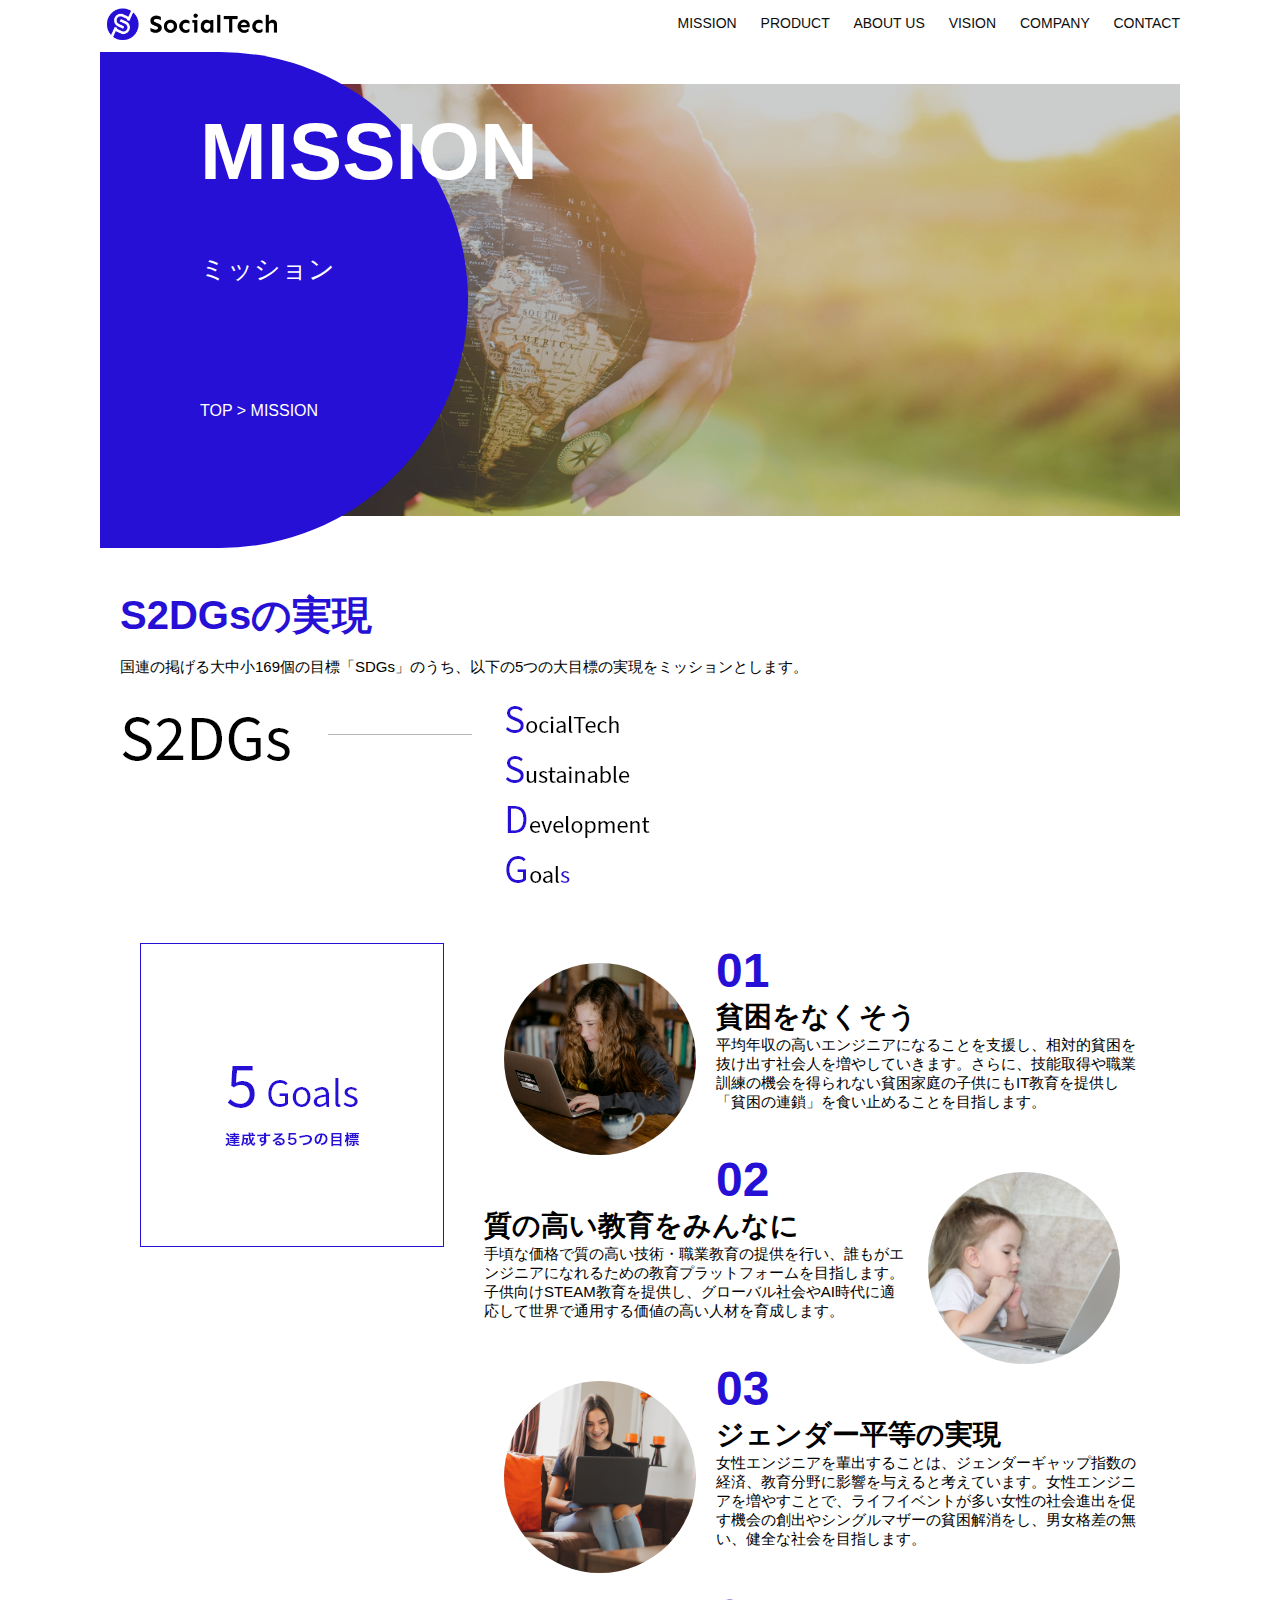
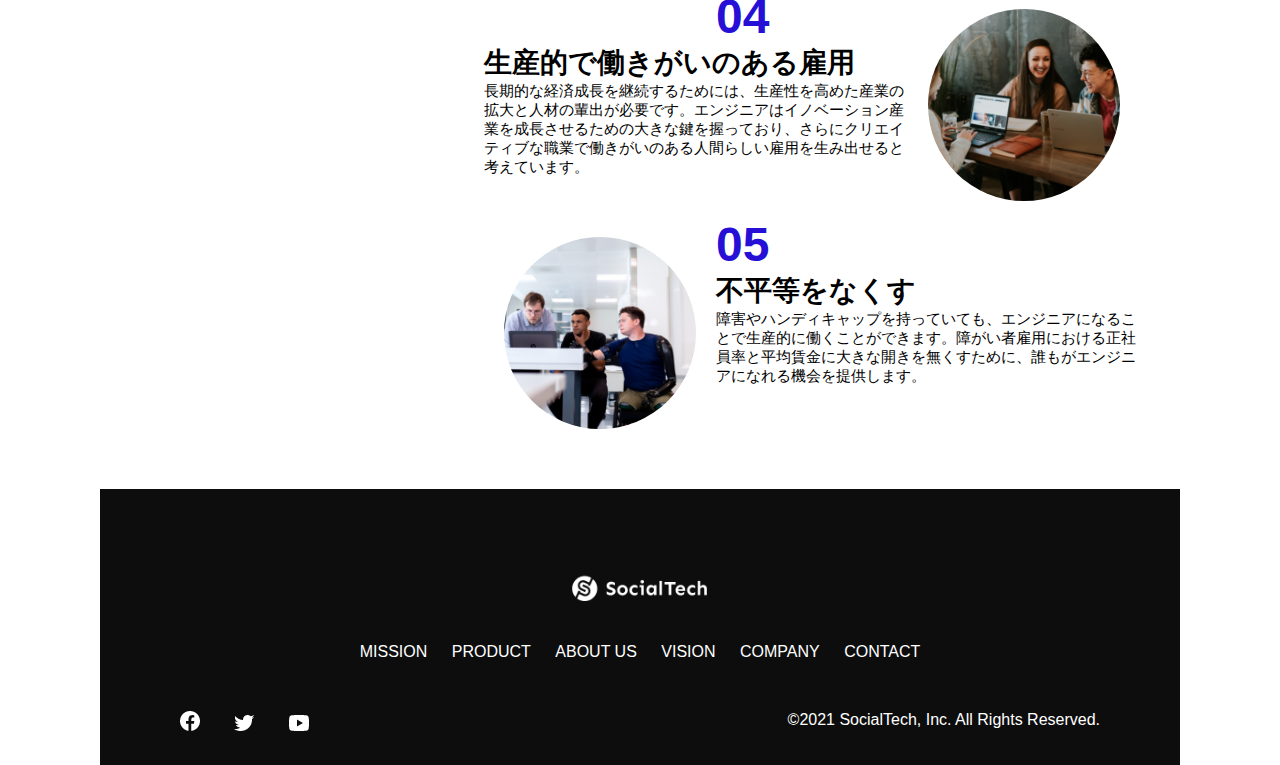
<file: SOCIALTECH-jQuery/mission.html>
<!DOCTYPE html>
<html>

<head>
    <title>SocialTech - MISSON ミッション -</title>
    <meta charset="utf-8">
    <meta name="description" content="SocialTechが目指す5つの目標（S2DGs）を紹介します">
    <meta name="viewport" content="width=device-width, initial-scale=1.0">
    <link rel="stylesheet" href="style.css">
</head>

<body>
    <!-- ヘッダー -->
    <header>
        <!-- ロゴ -->
        <a href="index.html" id="logo"><img src="images/logo.png" alt="トップページに戻る"></a>

        <!-- PC用ナビゲーション -->
        <nav id="nav-pc">
            <a href="mission.html">MISSION</a>
            <a href="product.html">PRODUCT</a>
            <a href="index.html#aboutus">ABOUT US</a>
            <a href="index.html#vision">VISION</a>
            <a href="index.html#company">COMPANY</a>
            <a href="index.html#contact">CONTACT</a>
        </nav>

        <!-- スマホ用メニューボタン -->
        <img id="menu-sp" src="images/button-menu.png" alt="ナビゲーションを開く"
            onclick="document.getElementById('nav-sp').style.display = 'block'">

        <!-- スマホ用ナビゲーション -->
        <nav id="nav-sp">
            <img id="close" src="images/button-close.png" alt="ナビゲーションを閉じる"
                onclick="document.getElementById('nav-sp').style.display = 'none'">
            <a id="logo-sp" href="index.html" onclick="document.getElementById('nav-sp').style.display = 'none'"><img
                    src="images/logo-sp.png" alt="トップページに戻る"></a>
            <a class="menu" href="mission.html"
                onclick="document.getElementById('nav-sp').style.display = 'none'">MISSION</a>
            <a class="menu" href="product.html"
                onclick="document.getElementById('nav-sp').style.display = 'none'">PRODUCT</a>
            <a class="menu" href="index.html#aboutus"
                onclick="document.getElementById('nav-sp').style.display = 'none'">ABOUT US</a>
            <a class="menu" href="index.html#vision"
                onclick="document.getElementById('nav-sp').style.display = 'none'">VISION</a>
            <a class="menu" href="index.html#company"
                onclick="document.getElementById('nav-sp').style.display = 'none'">COMPANY</a>
            <a class="menu" href="index.html#contact"
                onclick="document.getElementById('nav-sp').style.display = 'none'">CONTACT</a>
            <div id="sns">
                <a href="https://www.facebook.com/sejuku2013"><img src="images/button-facebook.png"
                        alt="Facebookのリンク"></a>
                <a href="https://twitter.com/samuraijuku"><img src="images/button-twitter.png" alt="Twitterのリンク"></a>
                <a href="https://www.youtube.com/channel/UCCFOQO5aDK0xXam4cUQXT8g"><img src="images/button-youtube.png"
                        alt="YouTubeのリンク"></a>
            </div>
        </nav>
    </header>
    <main>
        <article>
            <section id="mission-main">
                <div id="mission-title">
                    <h1>MISSION</h1>
                    <span>ミッション</span>
                    <div>TOP > MISSION</div>
                </div>
            </section>
            <section id="mission-s2dgs">
                <h2 class="mission-h2">S2DGsの実現</h2>
                <p>国連の掲げる大中小169個の目標「SDGs」のうち、以下の5つの大目標の実現をミッションとします。</p>
                <img src="images/mission/mission-s2dgs.png" alt="S2DGs">
            </section>
            <section id="mission-5goals">
                <div>
                    <img id="s2dgs-image" src="images/mission/mission-5goals.png" alt="5Goals">
                </div>
                <div>
                    <div>
                        <img class="fivegoals-image-left" src="images/mission/mission-5goals01.png" alt="PCを操作する女の子">
                        <span class="fivegoals-number">01</span>
                        <h3 class="fivegoals-h3">貧困をなくそう</h3>
                        <p class="fivegoals-p">
                            平均年収の高いエンジニアになることを支援し、相対的貧困を抜け出す社会人を増やしていきます。さらに、技能取得や職業訓練の機会を得られない貧困家庭の子供にもIT教育を提供し「貧困の連鎖」を食い止めることを目指します。
                        </p>
                    </div>
                    <div>
                        <img class="fivegoals-image-right" src="images/mission/mission-5goals02.png"
                            alt="PCを見つめる小さい女の子">
                        <span class="fivegoals-number">02</span>
                        <h3 class="fivegoals-h3">質の高い教育をみんなに</h3>
                        <p class="fivegoals-p">
                            手頃な価格で質の高い技術・職業教育の提供を行い、誰もがエンジニアになれるための教育プラットフォームを目指します。子供向けSTEAM教育を提供し、グローバル社会やAI時代に適応して世界で通用する価値の高い人材を育成します。
                        </p>
                    </div>
                    <div>
                        <img class="fivegoals-image-left" src="images/mission/mission-5goals03.png" alt="PCを操作する女性">

                        <span class="fivegoals-number">03</span>
                        <h3 class="fivegoals-h3">ジェンダー平等の実現</h3>
                        <p class="fivegoals-p">
                            女性エンジニアを輩出することは、ジェンダーギャップ指数の経済、教育分野に影響を与えると考えています。女性エンジニアを増やすことで、ライフイベントが多い女性の社会進出を促す機会の創出やシングルマザーの貧困解消をし、男女格差の無い、健全な社会を目指します。
                        </p>
                    </div>
                    <div>
                        <img class="fivegoals-image-right" src="images/mission/mission-5goals04.png" alt="笑顔で話し合う3人の男女">
                        <span class="fivegoals-number">04</span>
                        <h3 class="fivegoals-h3">生産的で働きがいのある雇用</h3>
                        <p class="fivegoals-p">
                            長期的な経済成長を継続するためには、生産性を高めた産業の拡大と人材の輩出が必要です。エンジニアはイノベーション産業を成長させるための大きな鍵を握っており、さらにクリエイティブな職業で働きがいのある人間らしい雇用を生み出せると考えています。
                        </p>
                    </div>
                    <div>
                        <img class="fivegoals-image-left" src="images/mission/mission-5goals05.png"
                            alt="障害を持つ男性が生き生きと働く様子">
                        <span class="fivegoals-number">05</span>
                        <h3 class="fivegoals-h3">不平等をなくす</h3>
                        <p class="fivegoals-p">
                            障害やハンディキャップを持っていても、エンジニアになることで生産的に働くことができます。障がい者雇用における正社員率と平均賃金に大きな開きを無くすために、誰もがエンジニアになれる機会を提供します。
                        </p>
                    </div>
                </div>
            </section>
        </article>
        <footer>
            <div id="footer-logo">
                <img src="images/logo-sp.png" alt="SocialTech">
            </div>
            <div id="footer-link">
                <a href="mission.html">MISSION</a>
                <a href="product.html">PRODUCT</a>
                <a href="index.html#aboutus">ABOUT US</a>
                <a href="index.html#vision">VISION</a>
                <a href="index.html#company">COMPANY</a>
                <a href="index.html#contact">CONTACT</a>
            </div>
            <div id="sns-footer">
                <a href="https://www.facebook.com/sejuku2013"><img src="images/button-facebook.png"
                        alt="Facebookのリンク"></a>
                <a href="https://twitter.com/samuraijuku"><img src="images/button-twitter.png" alt="Twitterのリンク"></a>
                <a href="https://www.youtube.com/channel/UCCFOQO5aDK0xXam4cUQXT8g"><img src="images/button-youtube.png"
                        alt="YouTubeのリンク"></a>
                <span id="copyright">&copy;2021 SocialTech, Inc. All Rights Reserved. </span>
            </div>
        </footer>
    </main>
</body>

</html>
</file>
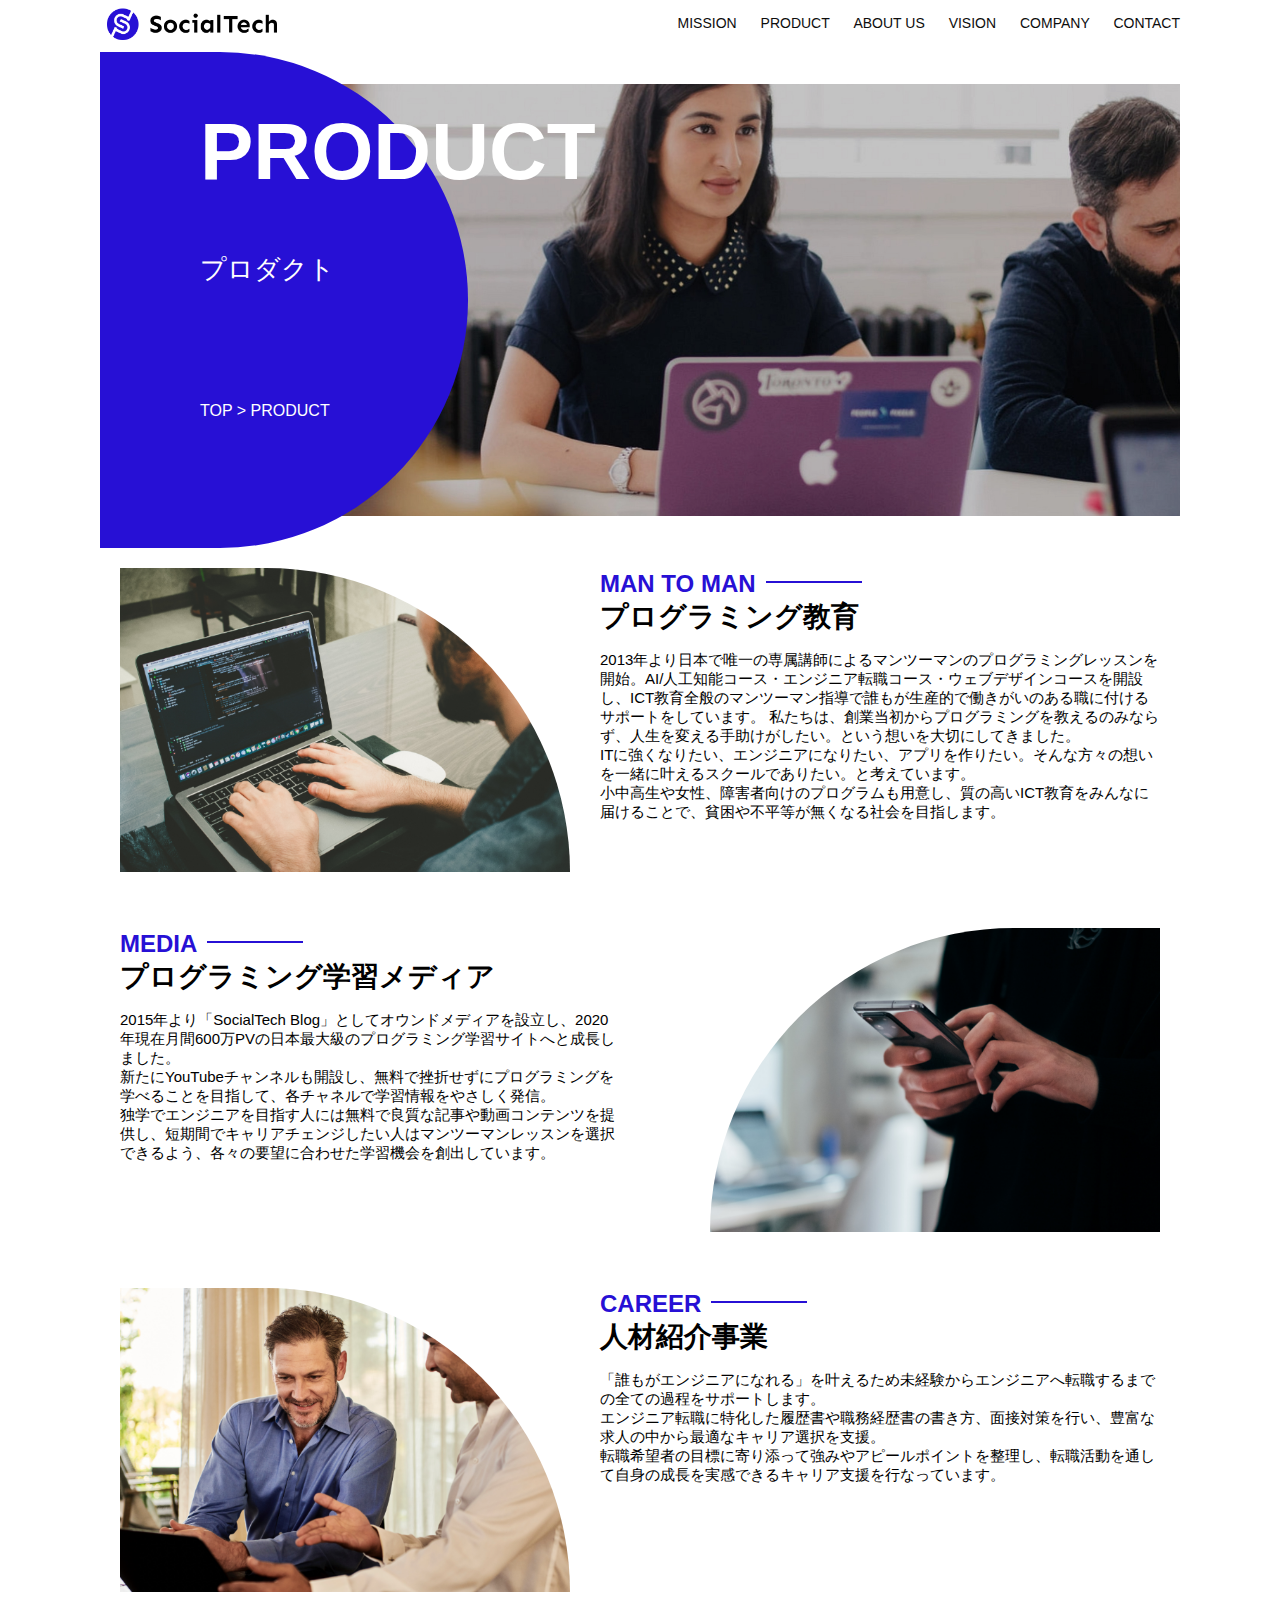
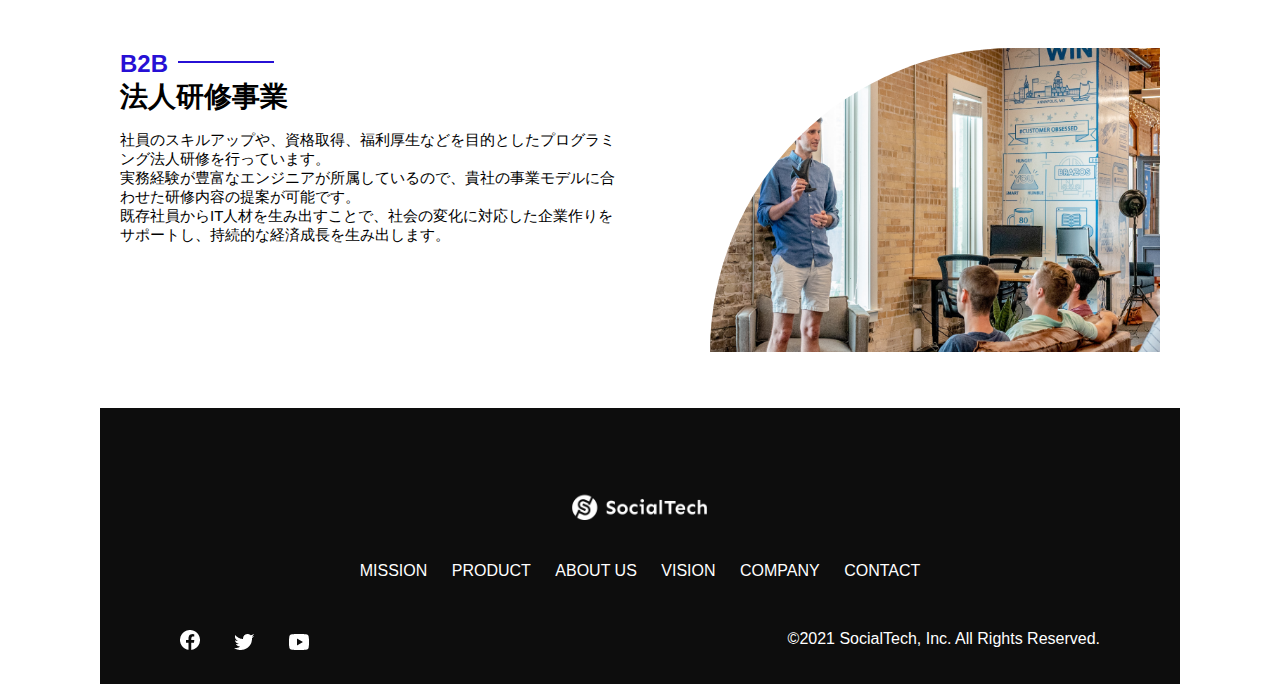
<file: SOCIALTECH-jQuery/product.html>
<!DOCTYPE html>
<html>

<head>
    <title>SocialTech -PRODUCT プロダクト- </title>
    <meta charset="utf-8">
    <meta name="description" content="SocialTechの4つのプロダクトを紹介します">
    <meta name="viewport" content="width=device-width, initial-scale=1.0">
    <link rel="stylesheet" href="style.css">
</head>

<body>
    <!-- ヘッダー -->
    <header>
        <!-- ロゴ -->
        <a href="index.html" id="logo"><img src="images/logo.png" alt="トップページに戻る"></a>

        <!-- PC用ナビゲーション -->
        <nav id="nav-pc">
            <a href="mission.html">MISSION</a>
            <a href="product.html">PRODUCT</a>
            <a href="index.html#aboutus">ABOUT US</a>
            <a href="index.html#vision">VISION</a>
            <a href="index.html#company">COMPANY</a>
            <a href="index.html#contact">CONTACT</a>
        </nav>

        <!-- スマホ用メニューボタン -->
        <img id="menu-sp" src="images/button-menu.png" alt="ナビゲーションを開く"
            onclick="document.getElementById('nav-sp').style.display = 'block'">

        <!-- スマホ用ナビゲーション -->
        <nav id="nav-sp">
            <img id="close" src="images/button-close.png" alt="ナビゲーションを閉じる"
                onclick="document.getElementById('nav-sp').style.display = 'none'">
            <a id="logo-sp" href="index.html" onclick="document.getElementById('nav-sp').style.display = 'none'"><img
                    src="images/logo-sp.png" alt="トップページに戻る"></a>
            <a class="menu" href="mission.html"
                onclick="document.getElementById('nav-sp').style.display = 'none'">MISSION</a>
            <a class="menu" href="product.html"
                onclick="document.getElementById('nav-sp').style.display = 'none'">PRODUCT</a>
            <a class="menu" href="index.html#aboutus"
                onclick="document.getElementById('nav-sp').style.display = 'none'">ABOUT US</a>
            <a class="menu" href="index.html#vision"
                onclick="document.getElementById('nav-sp').style.display = 'none'">VISION</a>
            <a class="menu" href="index.html#company"
                onclick="document.getElementById('nav-sp').style.display = 'none'">COMPANY</a>
            <a class="menu" href="index.html#contact"
                onclick="document.getElementById('nav-sp').style.display = 'none'">CONTACT</a>
            <div id="sns">
                <a href="https://www.facebook.com/sejuku2013"><img src="images/button-facebook.png"
                        alt="Facebookのリンク"></a>
                <a href="https://twitter.com/samuraijuku"><img src="images/button-twitter.png" alt="Twitterのリンク"></a>
                <a href="https://www.youtube.com/channel/UCCFOQO5aDK0xXam4cUQXT8g"><img src="images/button-youtube.png"
                        alt="YouTubeのリンク"></a>
            </div>
        </nav>
    </header>
    <main>
        <article>
            <section id="product-main">
                <div id="product-title">
                    <h1>PRODUCT</h1>
                    <span>プロダクト</span>
                    <div>TOP > PRODUCT</div>
                </div>
            </section>
            <section class="product-section1">
                <img src="images/product/product-mantoman.png" alt="PCでコードを書く男性">
                <div>
                    <h2 class="product-h2">MAN TO MAN</h2>
                    <h3 class="product-h3">プログラミング教育</h3>
                    <p>2013年より日本で唯一の専属講師によるマンツーマンのプログラミングレッスンを開始。AI/人工知能コース・エンジニア転職コース・ウェブデザインコースを開設し、ICT教育全般のマンツーマン指導で誰もが生産的で働きがいのある職に付けるサポートをしています。
                        私たちは、創業当初からプログラミングを教えるのみならず、人生を変える手助けがしたい。という想いを大切にしてきました。<br>ITに強くなりたい、エンジニアになりたい、アプリを作りたい。そんな方々の想いを一緒に叶えるスクールでありたい。と考えています。<br>小中高生や女性、障害者向けのプログラムも用意し、質の高いICT教育をみんなに届けることで、貧困や不平等が無くなる社会を目指します。
                    </p>
                </div>
            </section>
            <section class="product-section2">
                <div>
                    <h2 class="product-h2">MEDIA</h2>
                    <h3 class="product-h3">プログラミング学習メディア</h3>
                    <p>2015年より「SocialTech
                        Blog」としてオウンドメディアを設立し、2020年現在月間600万PVの日本最大級のプログラミング学習サイトへと成長しました。<br>新たにYouTubeチャンネルも開設し、無料で挫折せずにプログラミングを学べることを目指して、各チャネルで学習情報をやさしく発信。<br>独学でエンジニアを目指す人には無料で良質な記事や動画コンテンツを提供し、短期間でキャリアチェンジしたい人はマンツーマンレッスンを選択できるよう、各々の要望に合わせた学習機会を創出しています。
                    </p>
                </div>
                <img src="images/product/product-media.png" alt="スマートフォンを操作する人">
            </section>
            <section class="product-section1">
                <img src="images/product/product-career.png" alt="笑顔で話し合う2人の男性">
                <div>
                    <h2 class="product-h2">CAREER</h2>
                    <h3 class="product-h3">人材紹介事業</h3>
                    <p>「誰もがエンジニアになれる」を叶えるため未経験からエンジニアへ転職するまでの全ての過程をサポートします。<br>エンジニア転職に特化した履歴書や職務経歴書の書き方、面接対策を行い、豊富な求人の中から最適なキャリア選択を支援。<br>転職希望者の目標に寄り添って強みやアピールポイントを整理し、転職活動を通して自身の成長を実感できるキャリア支援を行なっています。<br>
                    </p>
                </div>
            </section>
            <section class="product-section2">
                <div>
                    <h2 class="product-h2">B2B</h2>
                    <h3 class="product-h3">法人研修事業</h3>
                    <p>社員のスキルアップや、資格取得、福利厚生などを目的としたプログラミング法人研修を行っています。<br>実務経験が豊富なエンジニアが所属しているので、貴社の事業モデルに合わせた研修内容の提案が可能です。<br>既存社員からIT人材を生み出すことで、社会の変化に対応した企業作りをサポートし、持続的な経済成長を生み出します。
                    </p>
                </div>
                <img src="images/product/product-b2b.png" alt="講演中の男性とそれを聴く人々">
            </section>
        </article>
        <footer>
            <div id="footer-logo">
                <img src="images/logo-sp.png" alt="SocialTech">
            </div>
            <div id="footer-link">
                <a href="mission.html">MISSION</a>
                <a href="product.html">PRODUCT</a>
                <a href="index.html#aboutus">ABOUT US</a>
                <a href="index.html#vision">VISION</a>
                <a href="index.html#company">COMPANY</a>
                <a href="index.html#contact">CONTACT</a>
            </div>
            <div id="sns-footer">
                <a href="https://www.facebook.com/sejuku2013"><img src="images/button-facebook.png"
                        alt="Facebookのリンク"></a>
                <a href="https://twitter.com/samuraijuku"><img src="images/button-twitter.png" alt="Twitterのリンク"></a>
                <a href="https://www.youtube.com/channel/UCCFOQO5aDK0xXam4cUQXT8g"><img src="images/button-youtube.png"
                        alt="YouTubeのリンク"></a>
                <span id="copyright">&copy;2021 SocialTech, Inc. All Rights Reserved. </span>
            </div>
        </footer>
    </main>
</body>

</html>
</file>
<file: SOCIALTECH-jQuery/style.css>
/* PC、スマホ共通スタイル */
body {
    font-family: "Source Sans Pro", "Hiragino Kaku Gothic ProN", Meiryo, Arial,
        sans-serif;
}

p {
    font-size: 15px;
}

.arrow-right {
    color: #2710d5;
}

#submit {
    margin-top: 50px;
}

/*================
 PC用のスタイル
=================*/
@media screen and (min-width: 768px) {
   /* カルーセル設定 */
   .carousel {
    width: 885px;
    margin-left: 20px;
   }

   .carouselImg {
    width: 885px;
   }

    /* 横幅設定 */
    body {
        max-width: 1080px;
        min-width: 900px; 
        margin: 0 auto 0 auto;
    }

    /* ヘッダー */
    header {
        display: flex;
        justify-content: space-between;
    }

    /* ナビゲーションのレイアウト */
    #nav-pc {
        font-size: 14px;
        padding-top: 15px;
    }

    /* ナビゲーションのリンクの装飾設定 */
    #nav-pc > a {
        text-decoration: none;
        margin-left: 20px;
    }
    #nav-pc > a:link {
        color: #0d0d0d;
    }
    #nav-pc > a:visited {
        color: #0d0d0d;
    }
    #nav-pc > a:hover {
        color: #0d0d0d;
        text-decoration: underline;
    }
    #nav-pc > a:active {
        color: #0d0d0d;
    }

    /* スマホ用ナビを非表示 */
    #nav-sp,
    #menu-sp {
        display: none;
    }

    /* メインビジュアル*/
    #main-visual {
        position: relative;
        height: 400px;
    }
    #main-message {
        position: absolute;
        top: 0;
        left: 0;
        background-color: #2710d5;
        color: #ffffff;
        border-radius: 0 0 476px 0;
        max-width: 620px;
        height: 100%;
        width: 100%;
        z-index: 11;
    }
    #main-message > h1 {
        font-size: 60px;
        font-weight: bold;
        margin: 100px 0 0 50px;
    }

    #main-message > p {
        font-size: 28px;
        margin: 0 0 0 50px;
    }
    #main-visual > img {
        max-width: 620px;
        border-radius: 476px 0 0 0;
        position: absolute;
        top: 0;
        right: 0;
        z-index: 10;
    }

    /*見出し*/
    h2 {
        margin: 40px 0 0 0;
    }

    h2::after {
        content: url("images/line.png");
        margin-left: 10px;
    }

    h3 {
        font-size: 27px;
    }

    /* ミッション */
    #mission {
        margin: 80px auto 80px auto;
        width: 100%;
    }

    #mission-flex {
        width: 100%;
        display: flex;
    }

    #mission-flex > div {
        width: 50%;
        margin: 20px;
    }

    #mission-photo {
        width: 100%;
    }

    #s2dgs {
        margin-top: 50px;
        width: 100%;
    }

    /* プロダクト */
    #product {
        background-color: #fafafa;
        margin: 80px 0 80px 0;
        padding: 10px 40px 0px 40px;
    }

    /* 外枠 */
    #product > div {
        margin-top: 40px;
        display: flex;
    }

    /* 左のカラム */
    #product-left {
        width: 50%;
        margin-right: 20px;
    }

    /* 右のカラム */
    #product-right {
        width: 50%;
        margin-left: 20px;
        margin-top: 80px;
    }

    /* 写真＋説明の枠 */
    #product-left > div {
        position: relative;
        height: 480px;
        margin-right: 20px;
    }
    #product-right > div {
        position: relative;
        height: 480px;
        margin-left: 20px;
    }

    /* 写真*/
    .product-photo {
        width: 100%;
    }

    /* 説明文の枠 */
    .product-explain {
        background-color: #ffffff;
        position: absolute;
        left: 0;
        top: 280px;
        margin: 0 40px 0 40px;
        padding: 20px;
        box-shadow: 5px 5px 10px rgba(0, 0, 0, 0.05);
    }

    /* 説明文の英語 */
    .product-explain > span {
        color: #2710d5;
        font-weight: bold;
        font-size: 16px;
        margin: 0px;
    }

    /* 説明文の見出し */
    .product-explain > h3 {
        font-size: 20px;
        margin: 5px 0 5px 0;
    }

    /* 説明文 */
    .product-explain > p {
        font-size: 14px;
        margin: 0;
    }

    /* もっと見るボタン */
    #product-more {
        margin: 0 auto -42px auto;
    }

    /* ABOUT US */
    #aboutus {
        margin: 80px auto 80px auto;
    }

    /* ３つの組織文化と写真を入れる枠 */
    #aboutus > div {
        display: flex;
    }

    /* 写真 */
    .culture-img {
        width: 100%;
        align-self: flex-start;
    }

    .culture-img2 {
        margin-top: 50px;
        width: 100%;
    }

    /* 3つの組織文化の表 */
    .culture-table {
        margin-right: 50px;
    }

    /* 番号 */
    .culture-num {
        font-size: 80px;
        color: #2710d5;
        margin: 0 20px 0 0;
    }

    /* 組織文化英語 */
    .culture-en {
        color: #2710d5;
        font-weight: bold;
        font-size: 24px;
        display: block;
    }

    /* 組織文化日本語 */
    .culture-jp {
        font-size: 28px;
        font-weight: bold;
    }

    /* 説明文 */
    .culture-description {
        margin: 0;
    }

    /* ビジョン */
    #vision {
        margin: 80px auto 80px auto;
    }

    /* セクション内の外枠*/
    #vision > div {
        width: 100%;
        display: flex;
        justify-content: space-between;
        flex-wrap: wrap;
    }

    /*7つの行動指針の枠*/
    .vision-box {
        width: 300px;
        height: 300px;
        margin-bottom: 30px;
        position: relative;
    }

    .vision-box > img {
        width: 100%;
        height: auto;
        position: absolute;
        top: 0;
        left: 0;
        z-index: 30;
    }

    .vision-box > span {
        position: absolute;
        top: 0;
        left: 0;
        z-index: 31;
        margin-right: 20px;
    }

    .vision-box > span > h4 {
        color: #2710d5;
        font-size: 19px;
        margin: 80px 0 0 0;
    }

    .vision-box > span > h4::first-letter {
        font-size: 40px;
    }

    .vision-box > span > h5 {
        font-size: 20px;
        margin: 0 0 0 0;
    }

    .vision-box > span > p {
        margin: 10px 0 0 0;
    }

    /*会社概要*/
    #company {
        margin: 80px auto 80px auto;
    }

    #company-table {
        width: 100%;
    }

    .tableheader {
        text-align: left;
        padding: 20px;
        border-bottom-color: #2710d5;
        border-bottom-width: 1px;
        border-bottom-style: solid;
        width: 100px;
    }

    .tableheader-first {
        text-align: left;
        padding: 20px;
        border-bottom-color: #2710d5;
        border-bottom-width: 1px;
        border-bottom-style: solid;
        border-top-color: #2710d5;
        border-top-width: 1px;
        border-top-style: solid;
        width: 100px;
    }

    .cell {
        padding: 30px;
        border-bottom-color: #ececec;
        border-bottom-width: 1px;
        border-bottom-style: solid;
    }
    .cell-first {
        padding: 30px;
        border-bottom-color: #ececec;
        border-bottom-width: 1px;
        border-bottom-style: solid;
        border-top-color: #ececec;
        border-top-width: 1px;
        border-top-style: solid;
    }

    #company > iframe {
        width: 100%;
        height: 368px;
        margin-top: 40px;
    }

    /* お問い合わせ */
    #contact {
        margin: 80px auto 80px auto;
    }

    /* 外枠 */
    #contact > form > div {
        display: flex;
        flex-direction: row;
        flex-wrap: wrap;
        padding-bottom: 30px;
    }

    /* 左列　見出し */
    .contact-heading {
        width: 240px;
        align-self: center;
    }
    /* 見出しのラベル */
    .contact-label {
        font-weight: bold;
    }
    /* 必須 */
    .contact-span {
        color: #ce2222;
        margin: 0 0 0 20px;
        font-weight: bold;
    }
    /* テキストボックス */
    .contact-textbox {
        border-top: 0px;
        border-left: 0px;
        border-right: 0px;
        border-bottom-width: 1px;
        border-bottom-color: #707070;
        border-style: solid;
        background-color: #fafafa;
        height: 56px;
        width: 400px;
    }

    /* お問い合わせ内容のテキストエリア */
    .contact-textarea {
        border-top: 0px;
        border-left: 0px;
        border-right: 0px;
        border-bottom-width: 1px;
        border-bottom-color: #707070;
        background-color: #fafafa;
        width: 400px;
        height: 200px;
    }

    /* 個人情報の取り扱い */
    details {
        width: 700px;
    }
    details > div {
        background-color: #fafafa;
        padding: 20px;
    }

    details > div > span {
        font-weight: bold;
    }

    /* フッター */
    footer {
        background-color: #0d0d0d;
        text-align: center;
        padding: 80px 80px 30px 80px;
    }

    #footer-logo {
        margin-bottom: 30px;
    }

    #footer-link {
        margin-bottom: 50px;
    }
    #footer-link > a {
        text-decoration: none;
        margin: 10px;
    }
    #footer-link > a:link {
        color: #ffffff;
    }
    #footer-link > a:visited {
        color: #ffffff;
    }
    #footer-link > a:hover {
        color: #ffffff;
        text-decoration: underline;
    }
    #footer-link > a:active {
        color: #ffffff;
    }

    #sns-footer {
        text-align: left;
        width: 100%;
    }
    #sns-footer > a {
        margin-right: 30px;
    }

    #copyright {
        color: #ffffff;
        float: right;
    }

    /* mission.html用スタイル */
    /* ミッションのメインビジュアル */
    #mission-main {
        height: 496px;
        width: 100%;
        background-image: url("images/mission/mission-main.png");
        background-repeat: no-repeat;
        background-position-y: center;
    }

    #mission-title {
        background-color: #2710d5;
        width: 368px;
        color: #ffffff;
        height: 496px;
        border-radius: 0 248px 248px 0;
        position: relative;
    }
    #mission-title > h1 {
        position: absolute;
        top: 0;
        left: 100px;
        font-size: 80px;
    }

    #mission-title > span {
        position: absolute;
        top: 200px;
        left: 100px;
        font-size: 26px;
    }

    #mission-title > div {
        position: absolute;
        top: 350px;
        left: 100px;
        font-size: 16px;
    }

    #mission-s2dgs {
        width: 100%;
        margin: 20px;
    }

    .mission-h2 {
        color: #2710d5;
        font-size: 40px;
    }

    .mission-h2::after {
        content: none;
    }

    #mission-5goals {
        margin: 20px;
        display: flex;
    }
    #mission-5goals > div {
        flex-grow: 1;
        padding: 20px;
    }

    #mission-5goals > div > div {
        margin-bottom: 40px;
    }

    .fivegoals-image-right {
        float: right;
        margin: 20px;
    }

    .fivegoals-image-left {
        float: left;
        margin: 20px;
    }

    .fivegoals-number {
        color: #2710d5;
        font-size: 48px;
        font-weight: bold;
        margin: 0;
    }

    .fivegoals-h3 {
        font-size: 28px;
        margin: 0;
    }
    .fivegoals-p {
        margin: 0;
    }

    /* プロダクトページ */
    #product-main {
        height: 496px;
        width: 100%;
        background-image: url("images/product/product-main.png");
        background-repeat: no-repeat;
        background-position-y: center;
    }

    #product-title {
        background-color: #2710d5;
        width: 368px;
        color: #ffffff;
        height: 496px;
        border-radius: 0 248px 248px 0;
        position: relative;
    }
    #product-title > h1 {
        position: absolute;
        top: 0;
        left: 100px;
        font-size: 80px;
    }

    #product-title > span {
        position: absolute;
        top: 200px;
        left: 100px;
        font-size: 26px;
    }

    #product-title > div {
        position: absolute;
        top: 350px;
        left: 100px;
        font-size: 16px;
    }

    /* セクション1 */
    .product-section1 {
        position: relative;
        margin: 20px;
        height: 340px;
    }

    .product-section1 > img {
        position: absolute;
        top: 0;
        left: 0;
        width: 450px;
        margin: 0 40px 30px 0;
        border-radius: 0 432px 0 0;
    }

    .product-section1 > div {
        position: absolute;
        top: 0;
        left: 480px;
    }

    /*セクション２*/

    .product-section2 {
        position: relative;
        margin: 20px;
        height: 340px;
    }

    .product-section2 > img {
        position: absolute;
        top: 0;
        right: 0;
        width: 450px;
        margin: 0 0 30px 40px;
        border-radius: 432px 0 0 0;
    }

    .product-section2 > div {
        width: 500px;
        position: absolute;
        top: 0;
        left: 0;
    }

    .product-h2 {
        color: #2710d5;
        font-size: 24px;
        margin: 0;
    }

    .product-h3 {
        font-size: 28px;
        margin: 0;
    }
}

/*====================
 スマートフォン用のスタイル
=====================*/
@media screen and (max-width: 767px) {
    /* スマホ用カルーセル設定 */
    .carousel {
        .carousel {
            width: 375px;
            margin: 0 auto 0 auto;
        }
        .carouselImg {
            width: 375px;
        }
    }
    body {
        min-width: 375px;
        margin: 0;
    }

    /* PC用ナビゲーション非表示 */
    #nav-pc {
        display: none;
    }

    /* ハンバーガーメニュー */
    #menu-sp {
        float: right;
        padding: 0;
    }

    /* スマホ用ナビゲーションの表示切替*/
    /* 初期状態、レイアウトと非表示設定 */
    #nav-sp {
        background-color: #2710d5;
        position: absolute;
        left: 0;
        top: 0;
        height: 100%;
        width: 100%;
        display: none;
        z-index: 100;
    }

    /* ×ボタン */
    #close {
        position: absolute;
        top: 20px;
        right: 20px;
    }

    /* ナビゲーションメニュー用ロゴ */
    #logo-sp {
        margin: 80px 0 30px 20px;
    }

    /* ナビゲーションのリンクの装飾設定 */
    #nav-sp > a {
        display: block;
    }

    #nav-sp > a:link {
        color: #ffffff;
    }
    #nav-sp > a:visited {
        color: #ffffff;
    }
    #nav-sp > a:hover {
        color: #ffffff;
        text-decoration: underline;
    }
    #nav-sp > a:active {
        color: #ffffff;
    }

    #nav-sp > .menu {
        text-decoration: none;
        display: block;
        margin: 0 20px 0 20px;
        height: 44px;
        font-size: 16px;
        background-image: url("images/arrow.png");
        background-repeat: no-repeat;
        background-position: right top;
    }

    #sns {
        position: absolute;
        bottom: 20px;
        left: 20px;
    }
    #sns > a {
        margin-right: 30px;
    }

    /* メインビジュアル */
    #main-visual {
        position: relative;
        height: 470px;
        width: 100%;
        overflow: hidden;
    }
    #main-visual > div {
        position: absolute;
        top: 0;
        left: 0;
        background-color: #2710d5;
        color: white;
        border-radius: 0 0 476px 0;
        text-align: center;
        height: 280px;
        width: 100%;
        z-index: 11;
    }
    #main-visual > div > h1 {
        font-size: 28px;
        margin: 90px 0 0 0;
    }

    #main-visual > div > p {
        margin: 0;
    }

    #main-visual > img {
        width: 100%;
        border-radius: 476px 0 0 0;

        z-index: 10;
        position: absolute;
        bottom: 0;
        right: 0;
    }

    /*見出し*/
    h2::after {
        content: url("images/line.png");
        margin-left: 10px;
    }

    h3 {
        font-size: 24px;
        margin: 10px 0 0 0;
    }

    /* ミッション */
    #mission {
        margin: 20px;
    }

    #mission-photo {
        width: 100%;
    }

    #s2dgs {
        width: 100%;
    }

    /* プロダクト */
    #product {
        background-color: #fafafa;
        padding-top: 10px;
    }

    #product h2 {
        margin-left: 20px;
    }
    /* 外枠 */
    /* 左右のカラム　スマホでは縦並び */
    #product-left,
    #product-right {
        margin-right: 20px;
        margin-left: 20px;
    }

    /* 写真＋説明の枠 */
    #product-left > div,
    #product-right > div {
        position: relative;
        height: 540px;
    }

    /* 説明文の枠 */
    .product-explain {
        background-color: #ffffff;
        position: absolute;
        left: 0;
        bottom: 50px;
        padding: 20px;
        box-shadow: 5px 5px 10px rgba(0, 0, 0, 0.05);
    }

    .product-explain > span {
        color: #2710d5;
        font-weight: bold;
        font-size: 16px;
        margin: 0px;
    }

    .product-explain > h3 {
        margin: 10px 0 10px 0;
    }

    /* 写真*/
    .product-photo {
        width: 100%;
    }

    #product-more > img {
        margin: 0 0 -42px 20px;
    }

    /* ABOUT US */
    #aboutus {
        margin: 80px 20px 80px 20px;
    }

    #aboutus > div {
        display: flex;
        flex-direction: column;
    }

    .culture-table {
        width: 100%;
        padding-right: 20px;
        order: 2;
    }

    .culture-img {
        width: 100%;
        order: 1;
    }

    .culture-img2 {
        width: 100%;
    }
    .culture-num {
        font-size: 80px;
        color: #2710d5;
    }

    .culture-en {
        color: #2710d5;
        font-weight: bold;
        font-size: 24px;
        display: block;
    }

    .culture-jp {
        display: block;
    }

    .culture-description {
        margin: 0;
    }

    /* ビジョン */
    #vision {
        margin: 80px 20px 80px 20px;
    }

    .vision-box {
        width: 300px;
        height: 300px;
        margin-bottom: 30px;
        position: relative;
    }

    .vision-box > img {
        width: 100%;
        height: auto;
        position: absolute;
        top: 0;
        left: 0;
        z-index: 30;
    }

    .vision-box > span {
        position: absolute;
        top: 0;
        left: 0;
        z-index: 31;
        margin-right: 20px;
    }

    .vision-box > span > h4 {
        color: #2710d5;
        font-size: 19px;
        margin: 60px 0 0 0;
    }

    .vision-box > span > h5 {
        font-size: 20px;
        margin: 0 0 0 0;
    }
    .vision-box > span > p {
        margin: 10px 0 0 0;
    }

    /*会社概要*/
    #company {
        margin: 0 20px 0 20px;
    }

    #company > h3 {
        margin-bottom: 20px;
    }

    #company-table {
        width: 100%;
    }

    .tableheader-first {
        text-align: left;
        padding: 20px;
        border-bottom-color: #2710d5;
        border-bottom-width: 1px;
        border-bottom-style: solid;
        border-top-color: #2710d5;
        border-top-width: 1px;
        border-top-style: solid;
        width: 50px;
    }
    .tableheader {
        text-align: left;
        padding: 20px;
        border-bottom-color: #2710d5;
        border-bottom-width: 1px;
        border-bottom-style: solid;
        width: 50px;
    }

    .cell-first {
        padding: 20px;
        border-bottom-color: #ececec;
        border-bottom-width: 1px;
        border-bottom-style: solid;
        border-top-color: #ececec;
        border-top-width: 1px;
        border-top-style: solid;
    }
    .cell {
        padding: 20px;
        border-bottom-color: #ececec;
        border-bottom-width: 1px;
        border-bottom-style: solid;
    }

    #company > iframe {
        width: 100%;
        height: 240px;
        margin: 40px 0 0 0;
    }

    /* お問い合わせ */
    #contact {
        margin: 80px 20px 80px 20px;
    }

    #contact > h3 {
        margin-bottom: 20px;
    }

    #contact > form > div {
        margin-bottom: 20px;
    }

    .contact-heading {
        margin-bottom: 20px;
    }

    /* ラベル */
    .contact-label {
        font-weight: bold;
    }

    /* 必須 */
    .contact-span {
        color: #ce2222;
        margin: 0 0 0 20px;
        font-weight: bold;
    }

    .contact-textbox {
        height: 56px;
        border-top: 0px;
        border-left: 0px;
        border-right: 0px;
        background-color: #fafafa;
        border-bottom-width: 1px;
        border-bottom-color: #707070;
        border-style: solid;
        min-width: 300px;
        width: 100%;
    }

    .contact-textarea {
        height: 150px;
        border-top: 0px;
        border-left: 0px;
        border-right: 0px;
        background-color: #fafafa;
        width: 100%;
    }

    .radiobutton {
        margin-bottom: 20px;
    }

    /* .radiobutton + label::after {
        content: "\A";
        white-space: pre;
    } */

    /* フッター */
    footer {
        background-color: #0d0d0d;
        padding: 30px 20px 50px 20px;
    }

    #footer-logo {
        margin-bottom: 30px;
    }

    #footer-link {
        margin-bottom: 50px;
    }
    #footer-link > a {
        text-decoration: none;
        margin: 0 20px 30px 0;
        display: block;

        background-image: url("images/arrow.png");
        background-repeat: no-repeat;
        background-position: right top;
    }
    #footer-link > a:link {
        color: #ffffff;
    }
    #footer-link > a:visited {
        color: #ffffff;
    }
    #footer-link > a:hover {
        color: #ffffff;
        text-decoration: underline;
    }
    #footer-link > a:active {
        color: #ffffff;
    }

    #sns-footer > a {
        margin-right: 30px;
    }
    #copyright {
        font-size: 12px;
        display: block;
        margin-top: 30px;
        color: #ffffff;
    }

    /* mission.html用スタイル */
    /* ミッションのメインビジュアル */
    #mission-main {
        height: 256px;
        width: 100%;
        background-image: url("images/mission/mission-main.png");
        background-repeat: no-repeat;
        background-position-y: center;
        background-size: auto 208px;
    }

    #mission-title {
        background-color: #2710d5;
        width: 136px;
        color: #ffffff;
        height: 256px;
        border-radius: 0 248px 248px 0;
        position: relative;
    }
    #mission-title > h1 {
        position: absolute;
        top: 0;
        left: 20px;
        font-size: 40px;
    }

    #mission-title > span {
        position: absolute;
        top: 110px;
        left: 20px;
        font-size: 18px;
    }

    #mission-title > div {
        position: absolute;
        top: 180px;
        left: 20px;
        font-size: 13px;
    }
    /* ミッションページ　S2DGSの設定 */
    #mission-s2dgs {
        margin: 20px;
    }

    .mission-h2 {
        color: #2710d5;
        font-size: 38px;
        margin: 0px;
    }

    .mission-h2::after {
        content: none;
    }

    #mission-s2dgs > img {
        width: 100%;
    }

    #section-s2dgs > img {
        width: 100%;
    }

    /* ミッションページ　5つのゴールの設定 */
    #mission-5goals {
        margin: 20px;
    }

    #mission-5goals > div > div {
        margin-bottom: 40px;
    }

    #s2dgs-image {
        width: 100%;
    }
    .fivegoals-image-right {
        margin: 20px auto 20px auto;
        display: block;
    }

    .fivegoals-image-left {
        margin: 20px auto 20px auto;
        display: block;
    }

    .fivegoals-number {
        color: #2710d5;
        font-size: 48px;
        margin: 0;
    }

    .fivegoals-h3 {
        font-size: 28px;
        margin: 0;
    }
    .fivegoals-p {
        margin: 0;
    }

    /* プロダクトページ */

    #product-main {
        height: 256px;
        width: 100%;
        background-image: url("images/product/product-main.png");
        background-repeat: no-repeat;
        background-position-y: center;
        background-size: auto 208px;
    }

    #product-title {
        background-color: #2710d5;
        width: 136px;
        color: #ffffff;
        height: 256px;
        border-radius: 0 248px 248px 0;
        position: relative;
    }
    #product-title > h1 {
        position: absolute;
        top: 0;
        left: 20px;
        font-size: 40px;
    }

    #product-title > span {
        position: absolute;
        top: 110px;
        left: 20px;
        font-size: 18px;
    }

    #product-title > div {
        position: absolute;
        top: 180px;
        left: 20px;
        font-size: 13px;
    }

    .product-section1 {
        margin: 20px;
    }

    .product-section1 > img {
        width: 100%;
        border-radius: 0 300px 0 0;
    }

    .product-section1 > div {
    }

    .product-section2 {
        margin: 20px;

        display: flex;
        flex-direction: column;
    }

    .product-section2 > img {
        order: 1;
        width: 100%;
        border-radius: 300px 0 0 0;
    }

    .product-section2 > div {
        order: 2;
    }

    .product-h2 {
        color: #2710d5;
        font-size: 24px;
        /* width: 250px; */
        margin: 0;
    }

    .product-h3 {
        font-size: 28px;
        margin: 0;
    }
}
</file>
